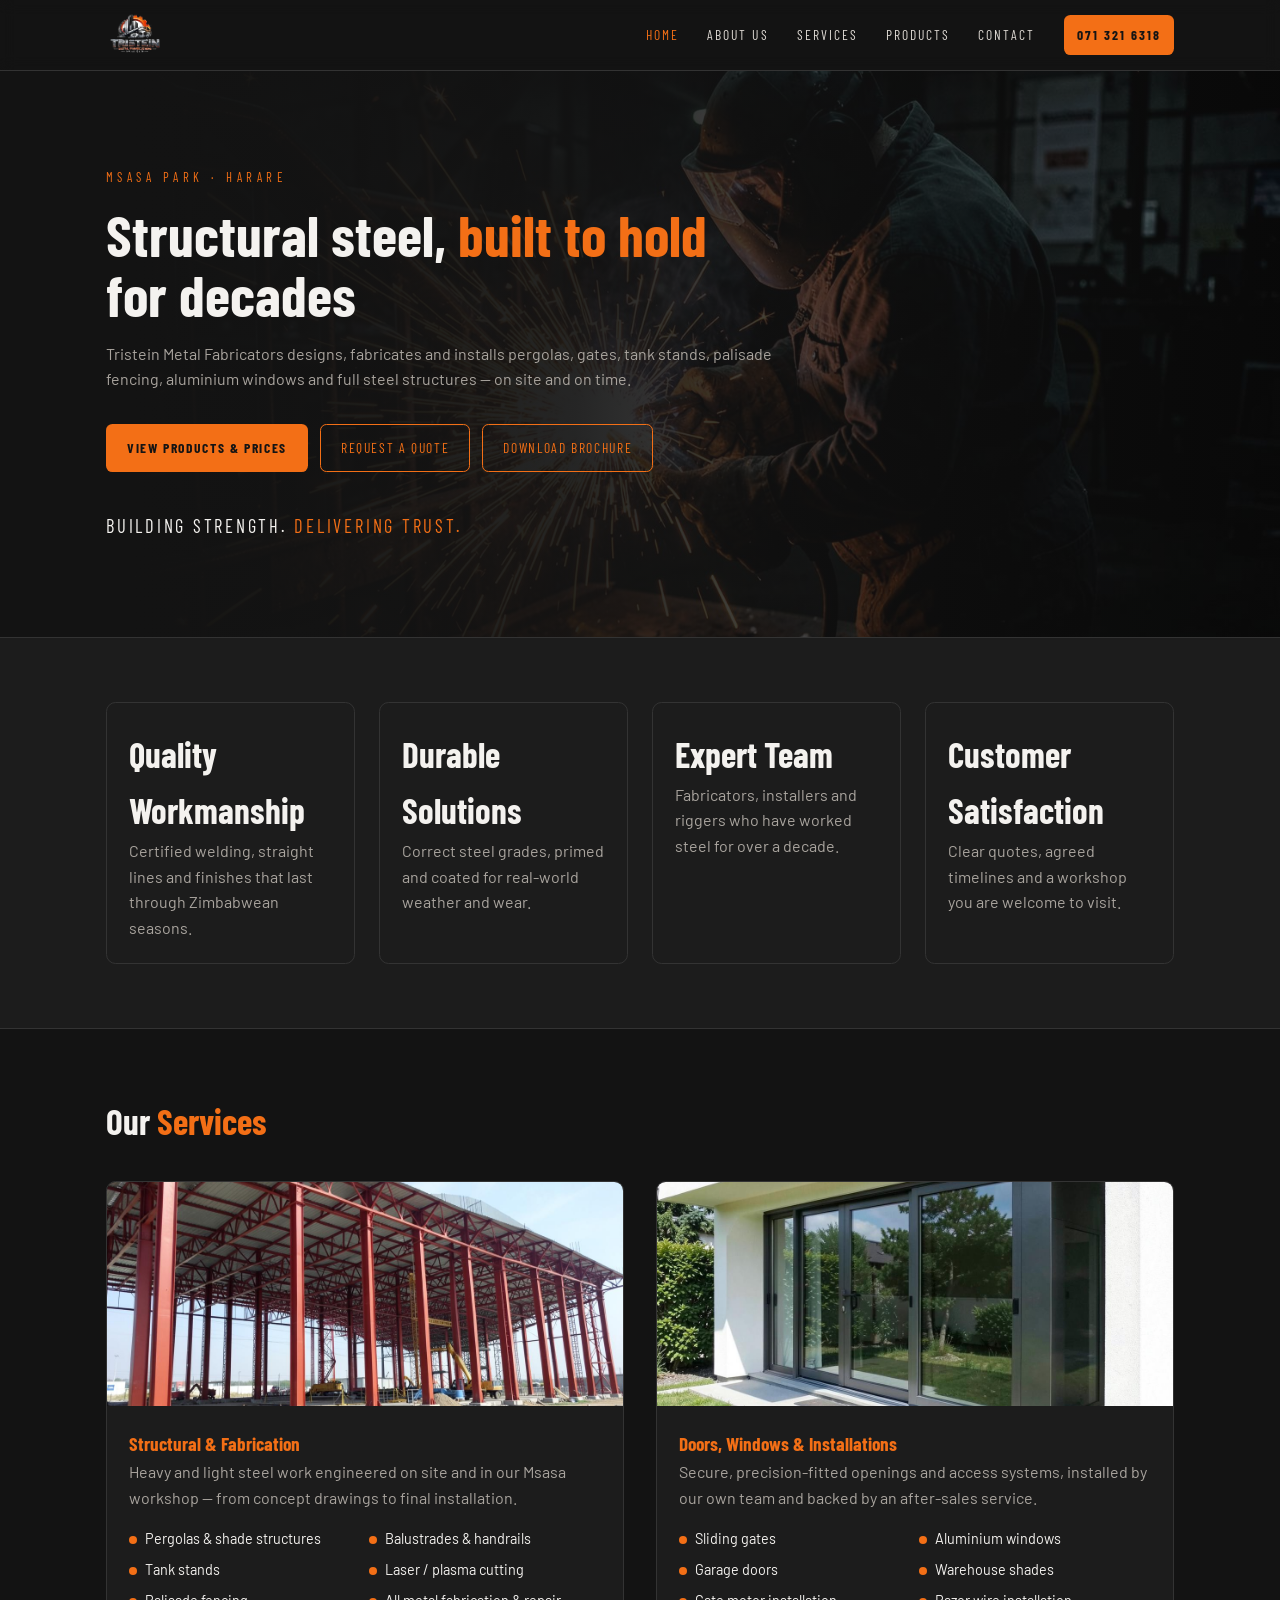
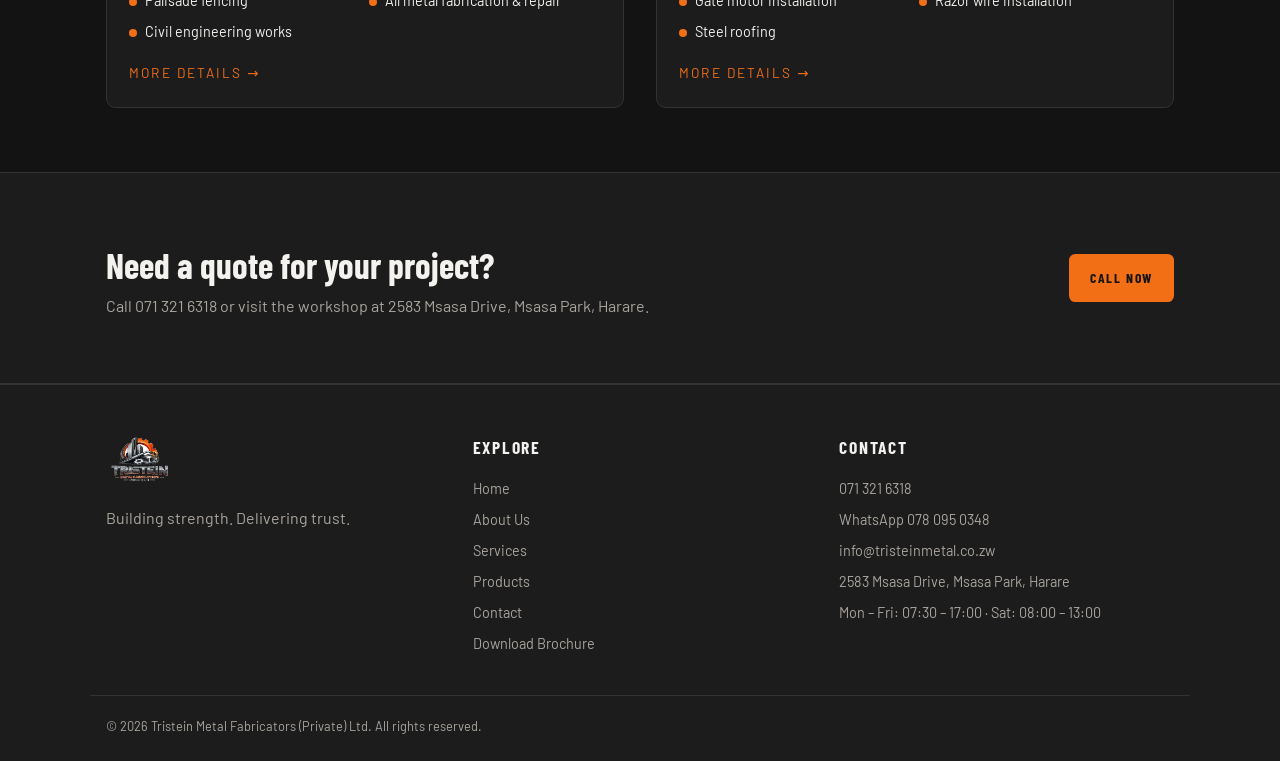
<file: index.html>
<!DOCTYPE html>
<html lang="en">
<head>
<meta charset="utf-8">
<meta name="viewport" content="width=device-width, initial-scale=1">
<title>Tristein Metal Fabricators | Steel Fabrication in Harare</title>
<meta name="description" content="Tristein Metal Fabricators builds gates, pergolas, tank stands, aluminium windows and steel structures in Msasa Park, Harare.">
<meta property="og:title" content="Tristein Metal Fabricators | Steel Fabrication in Harare">
<meta property="og:description" content="Tristein Metal Fabricators builds gates, pergolas, tank stands, aluminium windows and steel structures in Msasa Park, Harare.">
<meta property="og:type" content="website">
<meta name="twitter:card" content="summary_large_image">
<link rel="icon" href="images/favicon.png">
<link rel="preconnect" href="https://fonts.googleapis.com">
<link rel="preconnect" href="https://fonts.gstatic.com" crossorigin>
<link href="https://fonts.googleapis.com/css2?family=Barlow+Condensed:wght@600;700&family=Barlow:wght@400;500;600&display=swap" rel="stylesheet">
<link rel="stylesheet" href="styles.css">
</head>
<body>
<header class="site-header">
  <div class="wrap header-inner">
    <a class="brand" href="index.html"><img src="images/logo.png" alt="Tristein Metal Fabricators (Private) Ltd logo" width="270" height="210"></a>
    <nav class="desktop-nav"><a href="index.html" class="active">Home</a><a href="about.html" class="">About Us</a><a href="services.html" class="">Services</a><a href="products.html" class="">Products</a><a href="contact.html" class="">Contact</a><a class="btn btn-primary phone-btn" href="tel:0713216318">071 321 6318</a></nav>
    <button class="menu-btn" id="menuBtn" aria-label="Toggle menu" aria-expanded="false">☰</button>
  </div>
  <nav class="mobile-nav" id="mobileNav"><a href="index.html" class="active">Home</a><a href="about.html" class="">About Us</a><a href="services.html" class="">Services</a><a href="products.html" class="">Products</a><a href="contact.html" class="">Contact</a><a class="btn btn-primary" href="tel:0713216318">Call 071 321 6318</a></nav>
</header>
<main>

<section class="hero">
  <img class="hero-bg" src="images/hero.jpg" alt="Welder fabricating a steel frame in the Tristein workshop">
  <div class="hero-overlay"></div>
  <div class="wrap hero-content">
    <p class="eyebrow">Msasa Park · Harare</p>
    <h1>Structural steel, <span class="accent">built to hold</span> for decades</h1>
    <p class="lead">Tristein Metal Fabricators designs, fabricates and installs pergolas, gates, tank stands, palisade fencing, aluminium windows and full steel structures — on site and on time.</p>
    <div class="btn-row">
      <a class="btn btn-primary" href="products.html">View products &amp; prices</a>
      <a class="btn btn-outline" href="contact.html">Request a quote</a>
      <a class="btn btn-outline" href="tristein-metal-fabricators-brochure.pdf" download>Download brochure</a>
    </div>
    <p class="tagline">Building strength. <span class="accent">Delivering trust.</span></p>
  </div>
</section>
<section class="section alt"><div class="wrap grid-4"><div class="card pad"><h2>Quality Workmanship</h2><p class="muted">Certified welding, straight lines and finishes that last through Zimbabwean seasons.</p></div><div class="card pad"><h2>Durable Solutions</h2><p class="muted">Correct steel grades, primed and coated for real-world weather and wear.</p></div><div class="card pad"><h2>Expert Team</h2><p class="muted">Fabricators, installers and riggers who have worked steel for over a decade.</p></div><div class="card pad"><h2>Customer Satisfaction</h2><p class="muted">Clear quotes, agreed timelines and a workshop you are welcome to visit.</p></div></div></section>
<section class="section"><div class="wrap">
  <h2 class="section-title">Our <span class="accent">Services</span></h2>
  <div class="grid-2"><article class="card">
      <img src="images/structural.jpg" alt="Structural &amp; Fabrication" loading="lazy">
      <div class="pad">
        <h3 class="accent">Structural &amp; Fabrication</h3>
        <p class="muted">Heavy and light steel work engineered on site and in our Msasa workshop — from concept drawings to final installation.</p>
        <ul class="dots"><li>Pergolas &amp; shade structures</li><li>Balustrades &amp; handrails</li><li>Tank stands</li><li>Laser / plasma cutting</li><li>Palisade fencing</li><li>All metal fabrication &amp; repair</li><li>Civil engineering works</li></ul>
        <a class="link-arrow" href="services.html">More details →</a>
      </div>
    </article><article class="card">
      <img src="images/windows.jpg" alt="Doors, Windows &amp; Installations" loading="lazy">
      <div class="pad">
        <h3 class="accent">Doors, Windows &amp; Installations</h3>
        <p class="muted">Secure, precision-fitted openings and access systems, installed by our own team and backed by an after-sales service.</p>
        <ul class="dots"><li>Sliding gates</li><li>Aluminium windows</li><li>Garage doors</li><li>Warehouse shades</li><li>Gate motor installation</li><li>Razor wire installation</li><li>Steel roofing</li></ul>
        <a class="link-arrow" href="services.html">More details →</a>
      </div>
    </article></div>
</div></section>
<section class="section alt"><div class="wrap cta">
  <div><h2>Need a quote for your project?</h2><p class="muted">Call 071 321 6318 or visit the workshop at 2583 Msasa Drive, Msasa Park, Harare.</p></div>
  <a class="btn btn-primary" href="tel:0713216318">Call now</a>
</div></section>

</main>
<footer class="site-footer">
  <div class="wrap footer-grid">
    <div>
      <img src="images/logo.png" alt="Tristein Metal Fabricators (Private) Ltd logo" class="footer-logo" width="270" height="210">
      <p class="muted">Building strength. Delivering trust.</p>
    </div>
    <div>
      <h2>Explore</h2>
      <ul class="plain"><li><a href="index.html">Home</a></li><li><a href="about.html">About Us</a></li><li><a href="services.html">Services</a></li><li><a href="products.html">Products</a></li><li><a href="contact.html">Contact</a></li>
        <li><a href="tristein-metal-fabricators-brochure.pdf" download>Download Brochure</a></li>
      </ul>
    </div>
    <div>
      <h2>Contact</h2>
      <ul class="plain">
        <li><a href="tel:0713216318">071 321 6318</a></li>
        <li><a href="https://wa.me/263780950348">WhatsApp 078 095 0348</a></li>
        <li><a href="mailto:info@tristeinmetal.co.zw">info@tristeinmetal.co.zw</a></li>
        <li>2583 Msasa Drive, Msasa Park, Harare</li>
        <li>Mon – Fri: 07:30 – 17:00 · Sat: 08:00 – 13:00</li>
      </ul>
    </div>
  </div>
  <div class="wrap copyright">© <span id="year"></span> Tristein Metal Fabricators (Private) Ltd. All rights reserved.</div>
</footer>
<script src="script.js"></script>
</body>
</html>
</file>
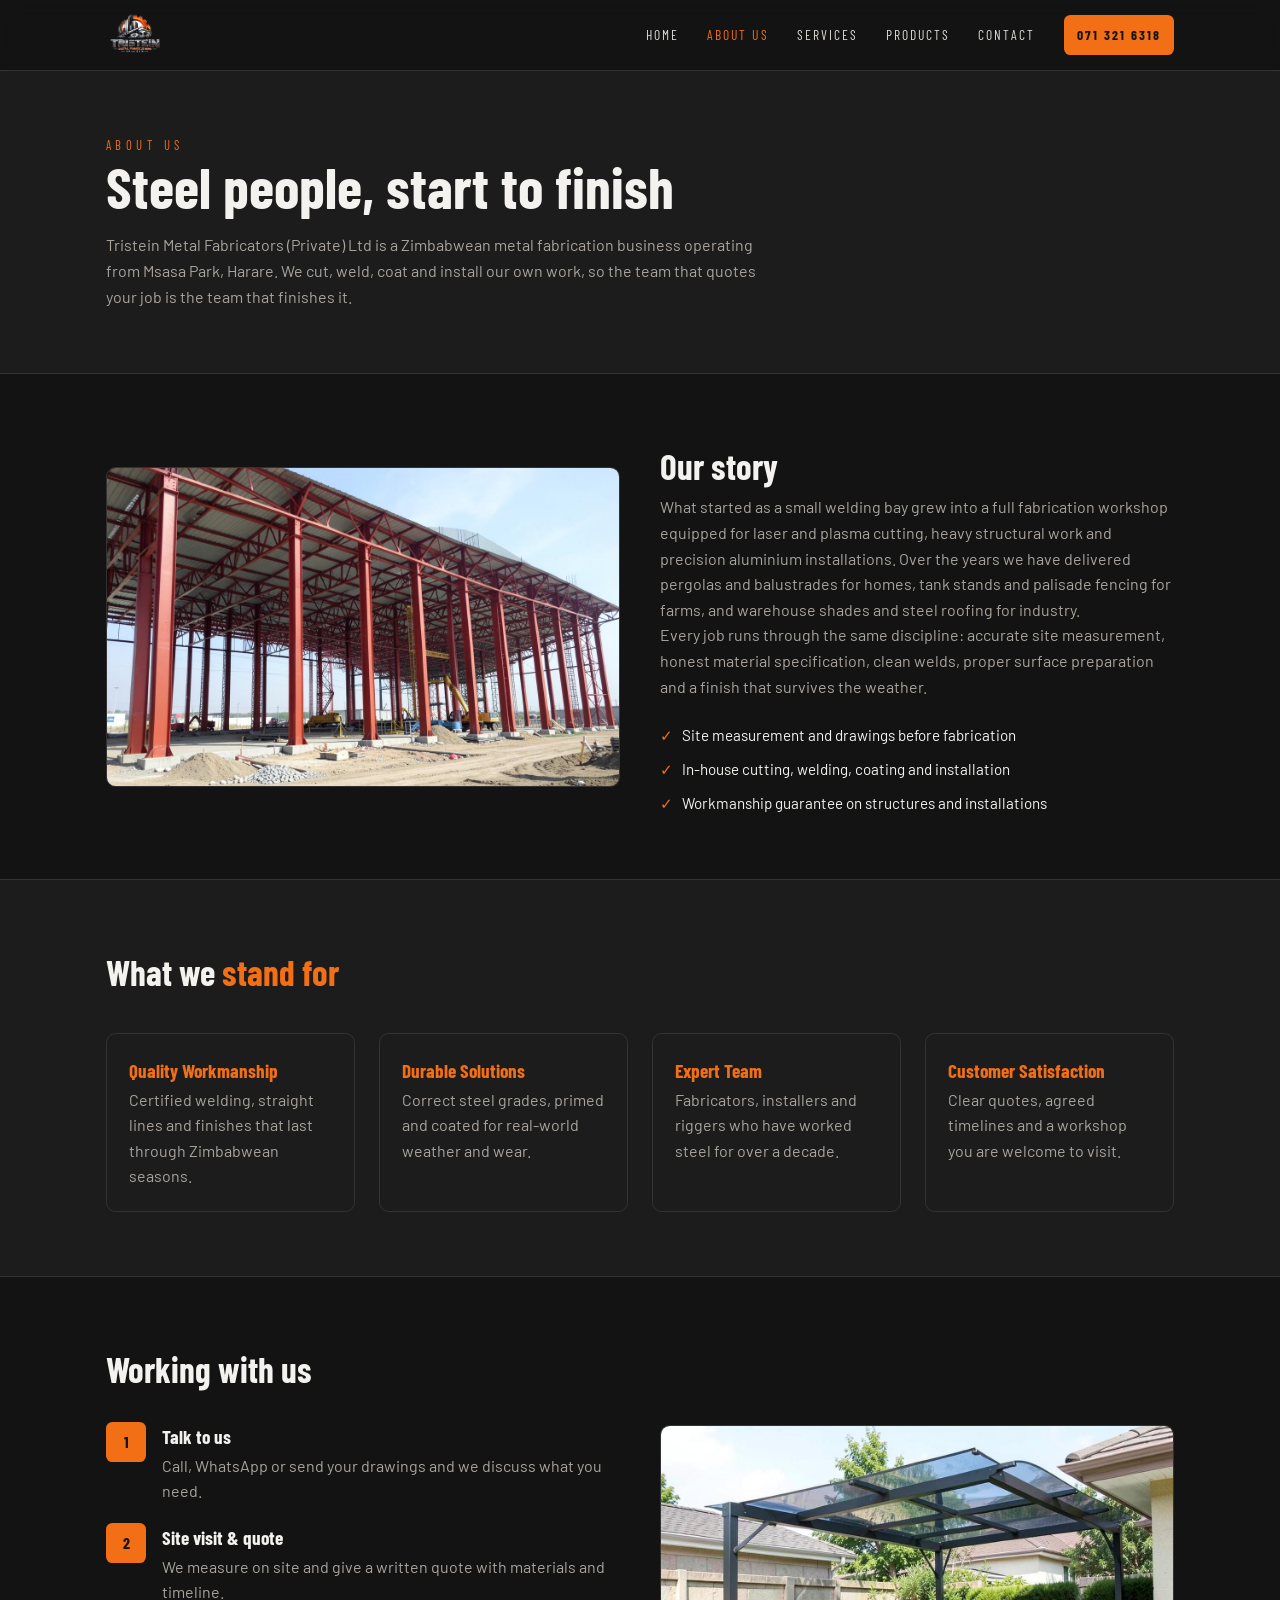
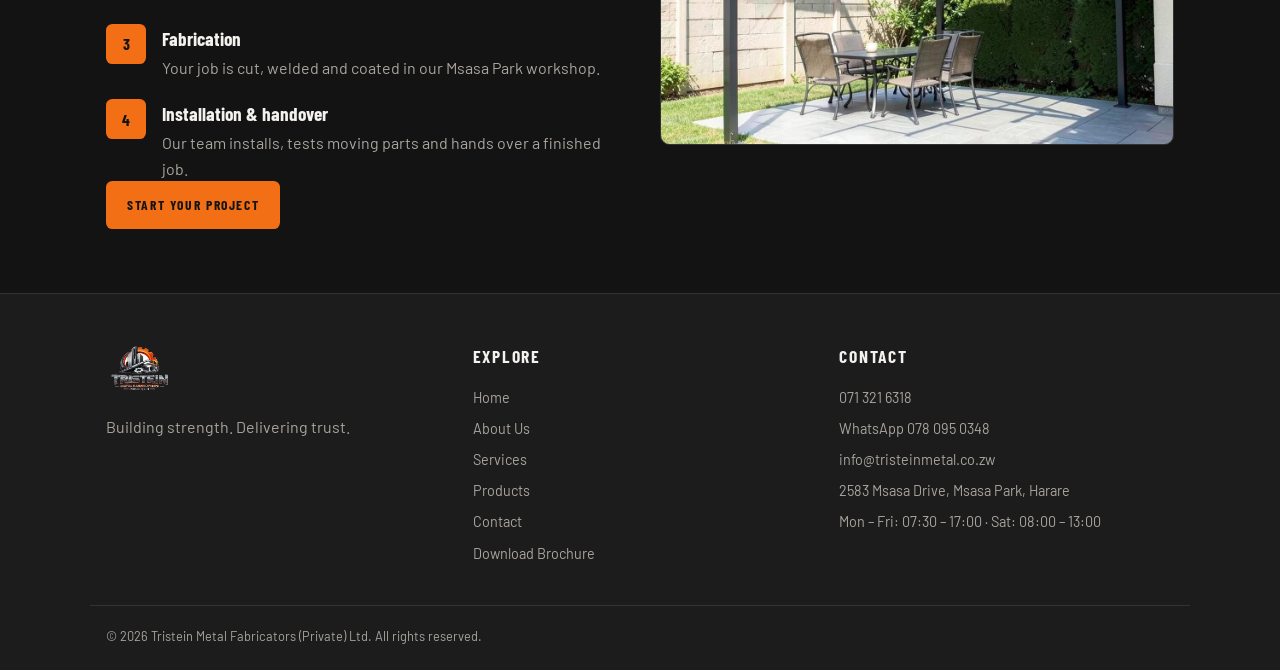
<file: about.html>
<!DOCTYPE html>
<html lang="en">
<head>
<meta charset="utf-8">
<meta name="viewport" content="width=device-width, initial-scale=1">
<title>About Us | Tristein Metal Fabricators</title>
<meta name="description" content="Meet Tristein Metal Fabricators — a Harare-based steel fabrication and installation team serving homes, farms and industry.">
<meta property="og:title" content="About Us | Tristein Metal Fabricators">
<meta property="og:description" content="Meet Tristein Metal Fabricators — a Harare-based steel fabrication and installation team serving homes, farms and industry.">
<meta property="og:type" content="website">
<meta name="twitter:card" content="summary_large_image">
<link rel="icon" href="images/favicon.png">
<link rel="preconnect" href="https://fonts.googleapis.com">
<link rel="preconnect" href="https://fonts.gstatic.com" crossorigin>
<link href="https://fonts.googleapis.com/css2?family=Barlow+Condensed:wght@600;700&family=Barlow:wght@400;500;600&display=swap" rel="stylesheet">
<link rel="stylesheet" href="styles.css">
</head>
<body>
<header class="site-header">
  <div class="wrap header-inner">
    <a class="brand" href="index.html"><img src="images/logo.png" alt="Tristein Metal Fabricators (Private) Ltd logo" width="270" height="210"></a>
    <nav class="desktop-nav"><a href="index.html" class="">Home</a><a href="about.html" class="active">About Us</a><a href="services.html" class="">Services</a><a href="products.html" class="">Products</a><a href="contact.html" class="">Contact</a><a class="btn btn-primary phone-btn" href="tel:0713216318">071 321 6318</a></nav>
    <button class="menu-btn" id="menuBtn" aria-label="Toggle menu" aria-expanded="false">☰</button>
  </div>
  <nav class="mobile-nav" id="mobileNav"><a href="index.html" class="">Home</a><a href="about.html" class="active">About Us</a><a href="services.html" class="">Services</a><a href="products.html" class="">Products</a><a href="contact.html" class="">Contact</a><a class="btn btn-primary" href="tel:0713216318">Call 071 321 6318</a></nav>
</header>
<main>

<section class="page-head"><div class="wrap">
  <p class="eyebrow">About us</p>
  <h1>Steel people, start to finish</h1>
  <p class="lead">Tristein Metal Fabricators (Private) Ltd is a Zimbabwean metal fabrication business operating from Msasa Park, Harare. We cut, weld, coat and install our own work, so the team that quotes your job is the team that finishes it.</p>
</div></section>
<section class="section"><div class="wrap split">
  <img class="card cover-lg" src="images/structural.jpg" alt="Steel warehouse structure under construction" loading="lazy">
  <div>
    <h2>Our story</h2>
    <p class="muted">What started as a small welding bay grew into a full fabrication workshop equipped for laser and plasma cutting, heavy structural work and precision aluminium installations. Over the years we have delivered pergolas and balustrades for homes, tank stands and palisade fencing for farms, and warehouse shades and steel roofing for industry.</p>
    <p class="muted">Every job runs through the same discipline: accurate site measurement, honest material specification, clean welds, proper surface preparation and a finish that survives the weather.</p>
    <ul class="ticks">
      <li>Site measurement and drawings before fabrication</li>
      <li>In-house cutting, welding, coating and installation</li>
      <li>Workmanship guarantee on structures and installations</li>
    </ul>
  </div>
</div></section>
<section class="section alt"><div class="wrap">
  <h2 class="section-title">What we <span class="accent">stand for</span></h2>
  <div class="grid-4"><div class="card pad"><h3 class="accent">Quality Workmanship</h3><p class="muted">Certified welding, straight lines and finishes that last through Zimbabwean seasons.</p></div><div class="card pad"><h3 class="accent">Durable Solutions</h3><p class="muted">Correct steel grades, primed and coated for real-world weather and wear.</p></div><div class="card pad"><h3 class="accent">Expert Team</h3><p class="muted">Fabricators, installers and riggers who have worked steel for over a decade.</p></div><div class="card pad"><h3 class="accent">Customer Satisfaction</h3><p class="muted">Clear quotes, agreed timelines and a workshop you are welcome to visit.</p></div></div>
</div></section>
<section class="section"><div class="wrap split">
  <div>
    <h2>Working with us</h2>
    <ol class="steps"><li><span class="step-num">1</span><div><h3>Talk to us</h3><p class="muted">Call, WhatsApp or send your drawings and we discuss what you need.</p></div></li><li><span class="step-num">2</span><div><h3>Site visit &amp; quote</h3><p class="muted">We measure on site and give a written quote with materials and timeline.</p></div></li><li><span class="step-num">3</span><div><h3>Fabrication</h3><p class="muted">Your job is cut, welded and coated in our Msasa Park workshop.</p></div></li><li><span class="step-num">4</span><div><h3>Installation &amp; handover</h3><p class="muted">Our team installs, tests moving parts and hands over a finished job.</p></div></li></ol>
    <a class="btn btn-primary" href="contact.html">Start your project</a>
  </div>
  <img class="card cover-lg" src="images/pergola.jpg" alt="Completed steel pergola over a patio" loading="lazy">
</div></section>

</main>
<footer class="site-footer">
  <div class="wrap footer-grid">
    <div>
      <img src="images/logo.png" alt="Tristein Metal Fabricators (Private) Ltd logo" class="footer-logo" width="270" height="210">
      <p class="muted">Building strength. Delivering trust.</p>
    </div>
    <div>
      <h2>Explore</h2>
      <ul class="plain"><li><a href="index.html">Home</a></li><li><a href="about.html">About Us</a></li><li><a href="services.html">Services</a></li><li><a href="products.html">Products</a></li><li><a href="contact.html">Contact</a></li>
        <li><a href="tristein-metal-fabricators-brochure.pdf" download>Download Brochure</a></li>
      </ul>
    </div>
    <div>
      <h2>Contact</h2>
      <ul class="plain">
        <li><a href="tel:0713216318">071 321 6318</a></li>
        <li><a href="https://wa.me/263780950348">WhatsApp 078 095 0348</a></li>
        <li><a href="mailto:info@tristeinmetal.co.zw">info@tristeinmetal.co.zw</a></li>
        <li>2583 Msasa Drive, Msasa Park, Harare</li>
        <li>Mon – Fri: 07:30 – 17:00 · Sat: 08:00 – 13:00</li>
      </ul>
    </div>
  </div>
  <div class="wrap copyright">© <span id="year"></span> Tristein Metal Fabricators (Private) Ltd. All rights reserved.</div>
</footer>
<script src="script.js"></script>
</body>
</html>
</file>
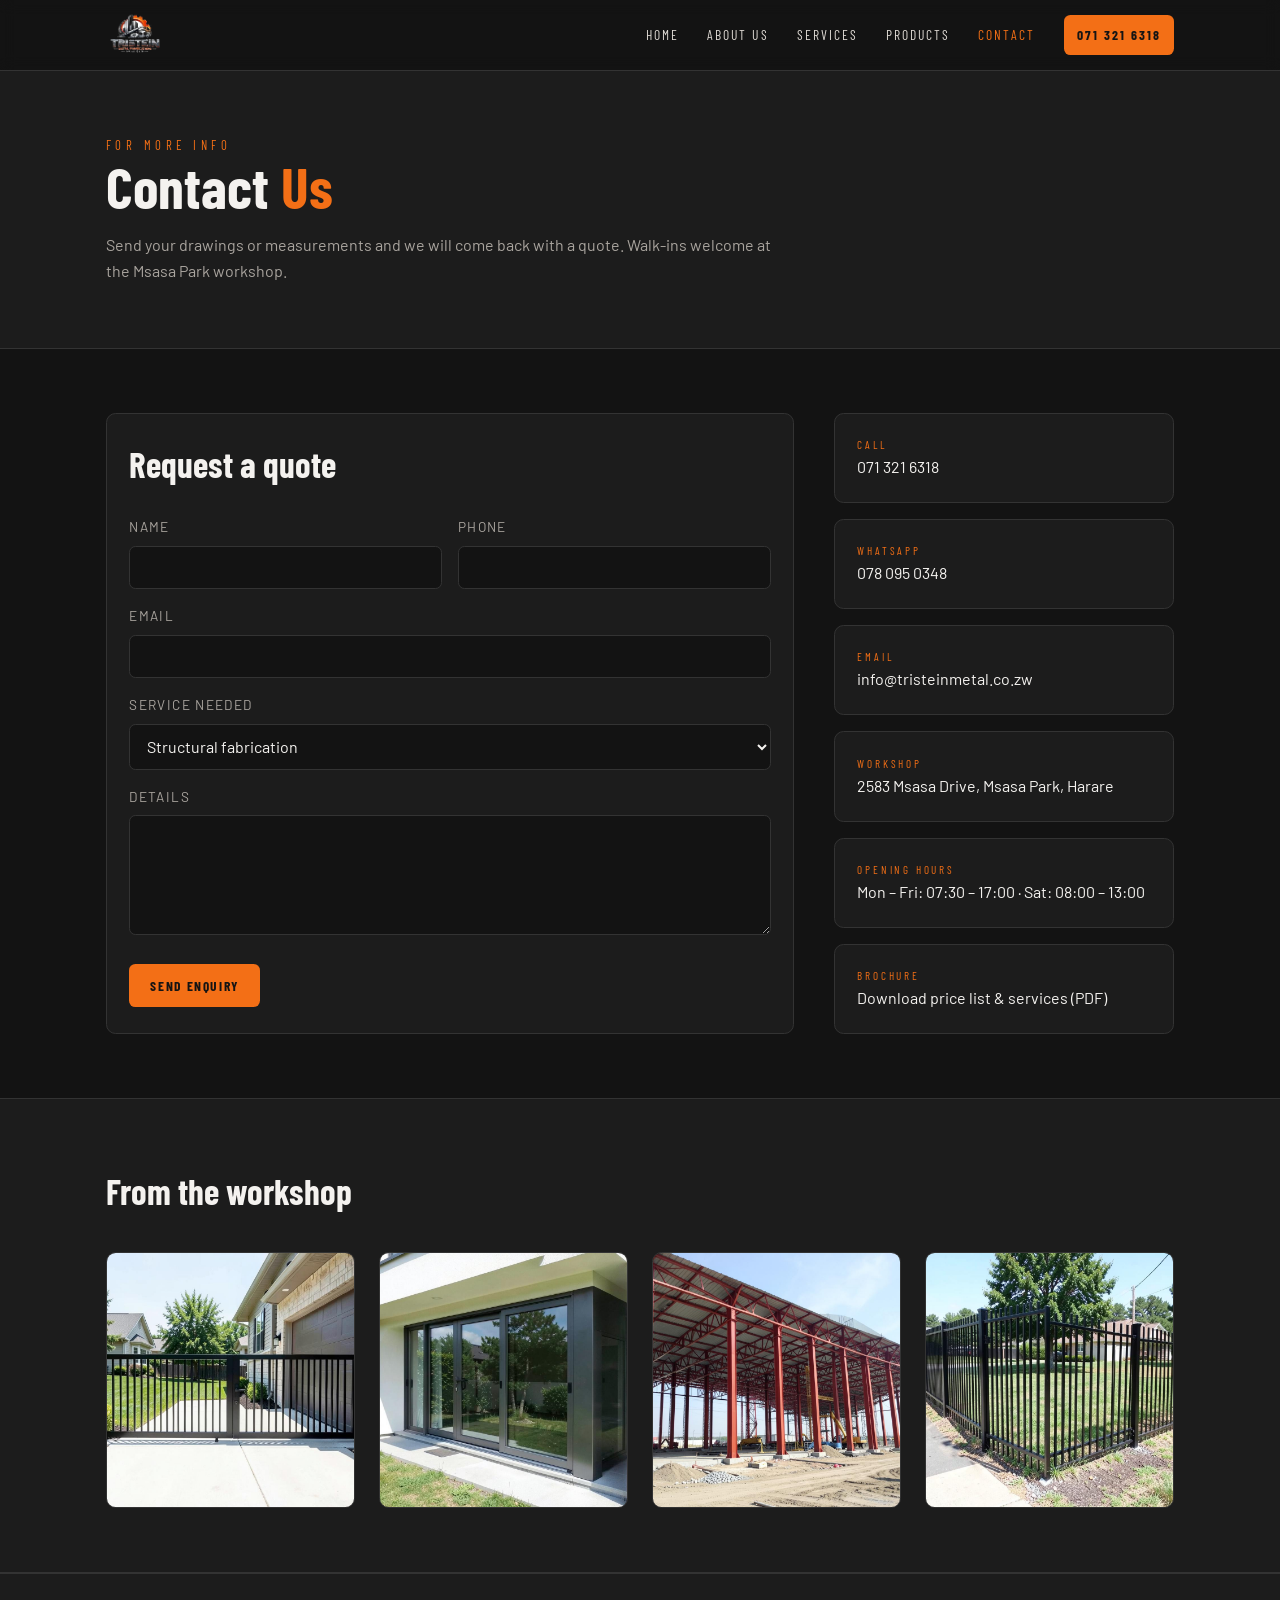
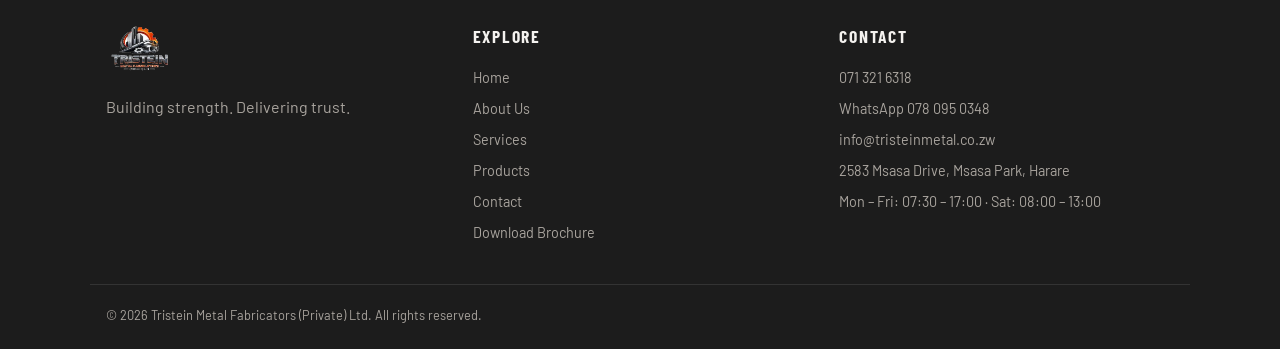
<file: contact.html>
<!DOCTYPE html>
<html lang="en">
<head>
<meta charset="utf-8">
<meta name="viewport" content="width=device-width, initial-scale=1">
<title>Contact Us | Tristein Metal Fabricators, Msasa Park</title>
<meta name="description" content="Call 071 321 6318 or WhatsApp 078 095 0348. Visit our workshop at 2583 Msasa Drive, Msasa Park, Harare for a steel fabrication quote.">
<meta property="og:title" content="Contact Us | Tristein Metal Fabricators, Msasa Park">
<meta property="og:description" content="Call 071 321 6318 or WhatsApp 078 095 0348. Visit our workshop at 2583 Msasa Drive, Msasa Park, Harare for a steel fabrication quote.">
<meta property="og:type" content="website">
<meta name="twitter:card" content="summary_large_image">
<link rel="icon" href="images/favicon.png">
<link rel="preconnect" href="https://fonts.googleapis.com">
<link rel="preconnect" href="https://fonts.gstatic.com" crossorigin>
<link href="https://fonts.googleapis.com/css2?family=Barlow+Condensed:wght@600;700&family=Barlow:wght@400;500;600&display=swap" rel="stylesheet">
<link rel="stylesheet" href="styles.css">
</head>
<body>
<header class="site-header">
  <div class="wrap header-inner">
    <a class="brand" href="index.html"><img src="images/logo.png" alt="Tristein Metal Fabricators (Private) Ltd logo" width="270" height="210"></a>
    <nav class="desktop-nav"><a href="index.html" class="">Home</a><a href="about.html" class="">About Us</a><a href="services.html" class="">Services</a><a href="products.html" class="">Products</a><a href="contact.html" class="active">Contact</a><a class="btn btn-primary phone-btn" href="tel:0713216318">071 321 6318</a></nav>
    <button class="menu-btn" id="menuBtn" aria-label="Toggle menu" aria-expanded="false">☰</button>
  </div>
  <nav class="mobile-nav" id="mobileNav"><a href="index.html" class="">Home</a><a href="about.html" class="">About Us</a><a href="services.html" class="">Services</a><a href="products.html" class="">Products</a><a href="contact.html" class="active">Contact</a><a class="btn btn-primary" href="tel:0713216318">Call 071 321 6318</a></nav>
</header>
<main>

<section class="page-head"><div class="wrap">
  <p class="eyebrow">For more info</p>
  <h1>Contact <span class="accent">Us</span></h1>
  <p class="lead">Send your drawings or measurements and we will come back with a quote. Walk-ins welcome at the Msasa Park workshop.</p>
</div></section>
<section class="section"><div class="wrap contact-grid">
  <form class="card pad" id="quoteForm">
    <h2>Request a quote</h2>
    <div class="form-grid">
      <label>Name<input required name="name"></label>
      <label>Phone<input required name="phone"></label>
      <label class="full">Email<input type="email" name="email"></label>
      <label class="full">Service needed<select name="service"><option>Structural fabrication</option><option>Gates &amp; gate motors</option><option>Aluminium windows &amp; doors</option><option>Garage doors</option><option>Pergolas &amp; shades</option><option>Tank stands</option><option>Fencing &amp; razor wire</option><option>Other</option></select></label>
      <label class="full">Details<textarea required name="message" rows="5"></textarea></label>
    </div>
    <button class="btn btn-primary" type="submit">Send enquiry</button>
    <p class="form-note" id="formNote" hidden>Thank you — we'll get back to you shortly.</p>
  </form>
  <aside class="info-col">
    <div class="card pad info">
  <p class="eyebrow small">Call</p><a href="tel:0713216318">071 321 6318</a></div><div class="card pad info">
  <p class="eyebrow small">WhatsApp</p><a href="https://wa.me/263780950348">078 095 0348</a></div><div class="card pad info">
  <p class="eyebrow small">Email</p><a href="mailto:info@tristeinmetal.co.zw">info@tristeinmetal.co.zw</a></div><div class="card pad info">
  <p class="eyebrow small">Workshop</p><p>2583 Msasa Drive, Msasa Park, Harare</p></div><div class="card pad info">
  <p class="eyebrow small">Opening hours</p><p>Mon – Fri: 07:30 – 17:00 · Sat: 08:00 – 13:00</p></div>
    <a class="card pad info" href="tristein-metal-fabricators-brochure.pdf" download>
      <p class="eyebrow small">Brochure</p><p>Download price list &amp; services (PDF)</p></a>
  </aside>
</div></section>
<section class="section alt"><div class="wrap">
  <h2 class="section-title">From the workshop</h2>
  <div class="grid-4"><img class="card cover" src="images/gate.jpg" alt="Steel sliding gate" loading="lazy"><img class="card cover" src="images/windows.jpg" alt="Aluminium sliding doors and windows" loading="lazy"><img class="card cover" src="images/structural.jpg" alt="Structural steel warehouse frame" loading="lazy"><img class="card cover" src="images/palisade.jpg" alt="Palisade security fencing" loading="lazy"></div>
</div></section>

</main>
<footer class="site-footer">
  <div class="wrap footer-grid">
    <div>
      <img src="images/logo.png" alt="Tristein Metal Fabricators (Private) Ltd logo" class="footer-logo" width="270" height="210">
      <p class="muted">Building strength. Delivering trust.</p>
    </div>
    <div>
      <h2>Explore</h2>
      <ul class="plain"><li><a href="index.html">Home</a></li><li><a href="about.html">About Us</a></li><li><a href="services.html">Services</a></li><li><a href="products.html">Products</a></li><li><a href="contact.html">Contact</a></li>
        <li><a href="tristein-metal-fabricators-brochure.pdf" download>Download Brochure</a></li>
      </ul>
    </div>
    <div>
      <h2>Contact</h2>
      <ul class="plain">
        <li><a href="tel:0713216318">071 321 6318</a></li>
        <li><a href="https://wa.me/263780950348">WhatsApp 078 095 0348</a></li>
        <li><a href="mailto:info@tristeinmetal.co.zw">info@tristeinmetal.co.zw</a></li>
        <li>2583 Msasa Drive, Msasa Park, Harare</li>
        <li>Mon – Fri: 07:30 – 17:00 · Sat: 08:00 – 13:00</li>
      </ul>
    </div>
  </div>
  <div class="wrap copyright">© <span id="year"></span> Tristein Metal Fabricators (Private) Ltd. All rights reserved.</div>
</footer>
<script src="script.js"></script>
</body>
</html>
</file>
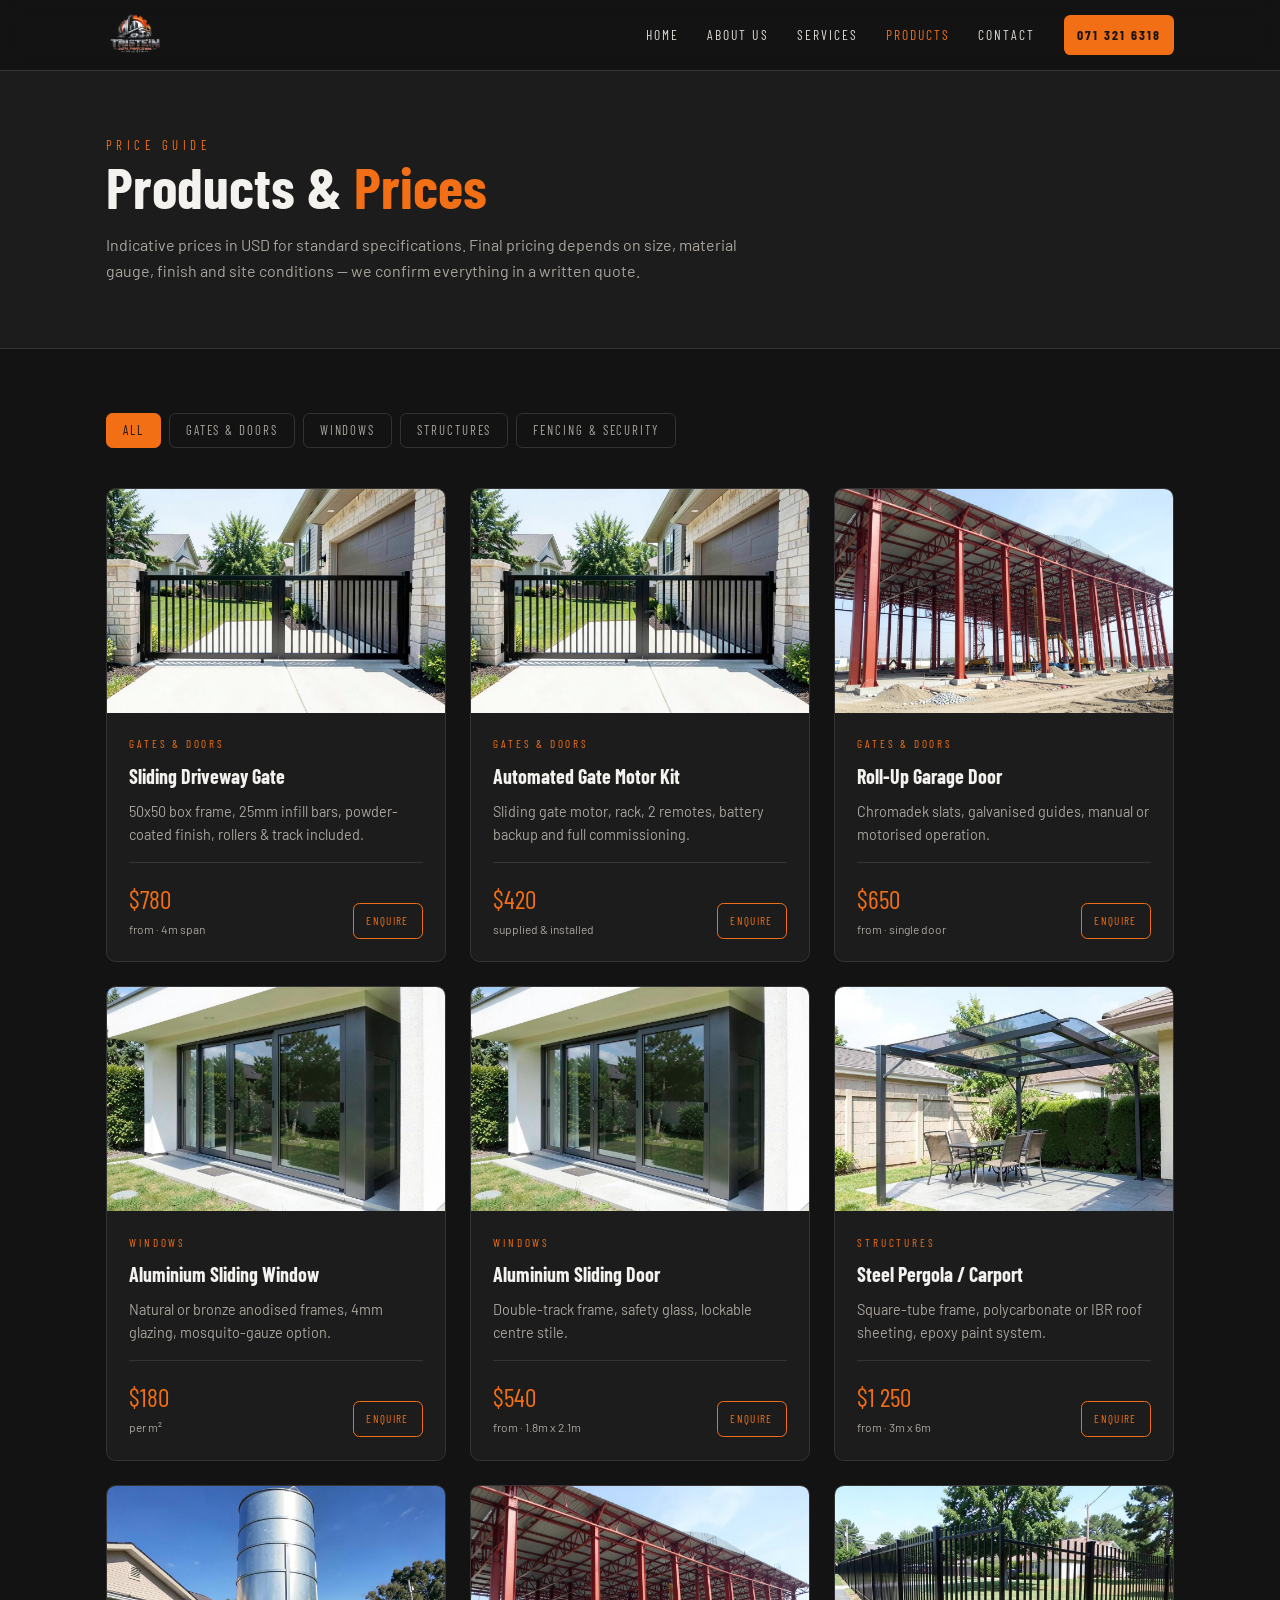
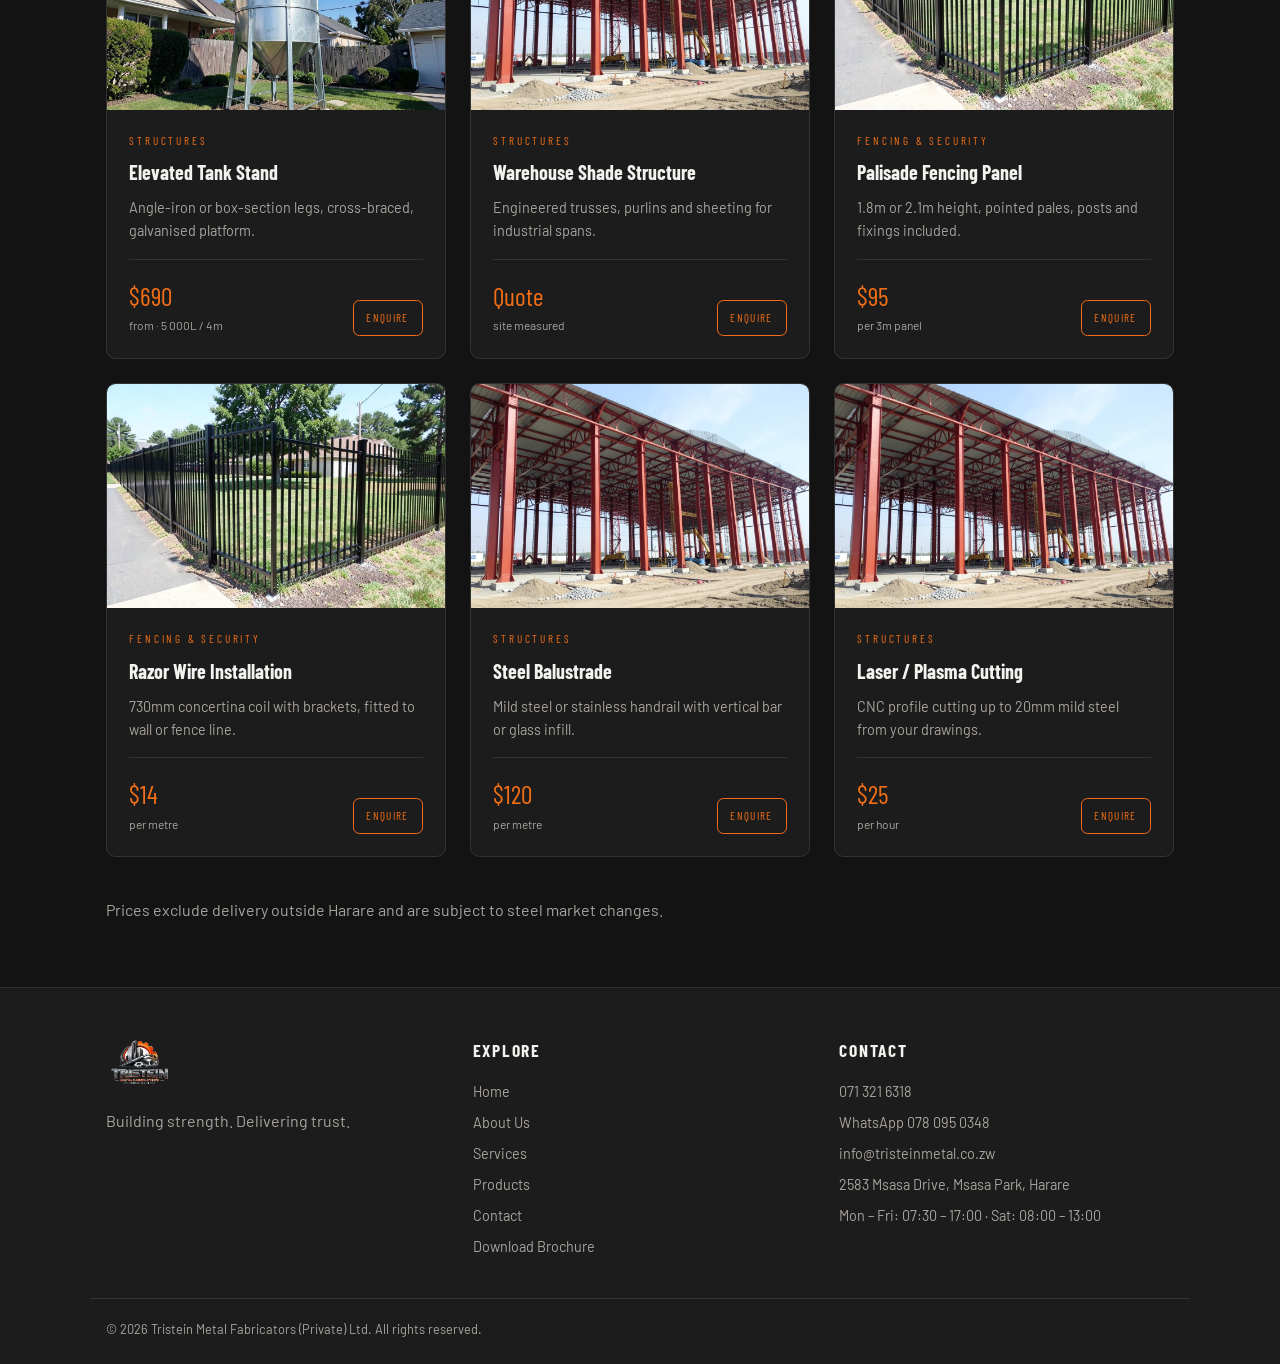
<file: products.html>
<!DOCTYPE html>
<html lang="en">
<head>
<meta charset="utf-8">
<meta name="viewport" content="width=device-width, initial-scale=1">
<title>Products &amp; Prices | Tristein Metal Fabricators</title>
<meta name="description" content="Prices for sliding gates, gate motors, garage doors, aluminium windows, pergolas, tank stands, palisade fencing and razor wire in Harare.">
<meta property="og:title" content="Products &amp; Prices | Tristein Metal Fabricators">
<meta property="og:description" content="Prices for sliding gates, gate motors, garage doors, aluminium windows, pergolas, tank stands, palisade fencing and razor wire in Harare.">
<meta property="og:type" content="website">
<meta name="twitter:card" content="summary_large_image">
<link rel="icon" href="images/favicon.png">
<link rel="preconnect" href="https://fonts.googleapis.com">
<link rel="preconnect" href="https://fonts.gstatic.com" crossorigin>
<link href="https://fonts.googleapis.com/css2?family=Barlow+Condensed:wght@600;700&family=Barlow:wght@400;500;600&display=swap" rel="stylesheet">
<link rel="stylesheet" href="styles.css">
</head>
<body>
<header class="site-header">
  <div class="wrap header-inner">
    <a class="brand" href="index.html"><img src="images/logo.png" alt="Tristein Metal Fabricators (Private) Ltd logo" width="270" height="210"></a>
    <nav class="desktop-nav"><a href="index.html" class="">Home</a><a href="about.html" class="">About Us</a><a href="services.html" class="">Services</a><a href="products.html" class="active">Products</a><a href="contact.html" class="">Contact</a><a class="btn btn-primary phone-btn" href="tel:0713216318">071 321 6318</a></nav>
    <button class="menu-btn" id="menuBtn" aria-label="Toggle menu" aria-expanded="false">☰</button>
  </div>
  <nav class="mobile-nav" id="mobileNav"><a href="index.html" class="">Home</a><a href="about.html" class="">About Us</a><a href="services.html" class="">Services</a><a href="products.html" class="active">Products</a><a href="contact.html" class="">Contact</a><a class="btn btn-primary" href="tel:0713216318">Call 071 321 6318</a></nav>
</header>
<main>

<section class="page-head"><div class="wrap">
  <p class="eyebrow">Price guide</p>
  <h1>Products &amp; <span class="accent">Prices</span></h1>
  <p class="lead">Indicative prices in USD for standard specifications. Final pricing depends on size, material gauge, finish and site conditions — we confirm everything in a written quote.</p>
</div></section>
<section class="section"><div class="wrap">
  <div class="filters"><button class="filter active" data-cat="All">All</button><button class="filter" data-cat="Gates & Doors">Gates &amp; Doors</button><button class="filter" data-cat="Windows">Windows</button><button class="filter" data-cat="Structures">Structures</button><button class="filter" data-cat="Fencing & Security">Fencing &amp; Security</button></div>
  <div class="grid-3" id="productGrid"><article class="card product" data-cat="Gates & Doors">
  <img src="images/gate.jpg" alt="Sliding Driveway Gate" loading="lazy">
  <div class="pad product-body">
    <span class="eyebrow small">Gates &amp; Doors</span>
    <h2>Sliding Driveway Gate</h2>
    <p class="muted grow">50x50 box frame, 25mm infill bars, powder-coated finish, rollers &amp; track included.</p>
    <div class="price-row">
      <div><p class="price">$780</p><p class="unit">from · 4m span</p></div>
      <a class="btn btn-ghost" href="contact.html">Enquire</a>
    </div>
  </div>
</article><article class="card product" data-cat="Gates & Doors">
  <img src="images/gate.jpg" alt="Automated Gate Motor Kit" loading="lazy">
  <div class="pad product-body">
    <span class="eyebrow small">Gates &amp; Doors</span>
    <h2>Automated Gate Motor Kit</h2>
    <p class="muted grow">Sliding gate motor, rack, 2 remotes, battery backup and full commissioning.</p>
    <div class="price-row">
      <div><p class="price">$420</p><p class="unit">supplied &amp; installed</p></div>
      <a class="btn btn-ghost" href="contact.html">Enquire</a>
    </div>
  </div>
</article><article class="card product" data-cat="Gates & Doors">
  <img src="images/structural.jpg" alt="Roll-Up Garage Door" loading="lazy">
  <div class="pad product-body">
    <span class="eyebrow small">Gates &amp; Doors</span>
    <h2>Roll-Up Garage Door</h2>
    <p class="muted grow">Chromadek slats, galvanised guides, manual or motorised operation.</p>
    <div class="price-row">
      <div><p class="price">$650</p><p class="unit">from · single door</p></div>
      <a class="btn btn-ghost" href="contact.html">Enquire</a>
    </div>
  </div>
</article><article class="card product" data-cat="Windows">
  <img src="images/windows.jpg" alt="Aluminium Sliding Window" loading="lazy">
  <div class="pad product-body">
    <span class="eyebrow small">Windows</span>
    <h2>Aluminium Sliding Window</h2>
    <p class="muted grow">Natural or bronze anodised frames, 4mm glazing, mosquito-gauze option.</p>
    <div class="price-row">
      <div><p class="price">$180</p><p class="unit">per m²</p></div>
      <a class="btn btn-ghost" href="contact.html">Enquire</a>
    </div>
  </div>
</article><article class="card product" data-cat="Windows">
  <img src="images/windows.jpg" alt="Aluminium Sliding Door" loading="lazy">
  <div class="pad product-body">
    <span class="eyebrow small">Windows</span>
    <h2>Aluminium Sliding Door</h2>
    <p class="muted grow">Double-track frame, safety glass, lockable centre stile.</p>
    <div class="price-row">
      <div><p class="price">$540</p><p class="unit">from · 1.8m x 2.1m</p></div>
      <a class="btn btn-ghost" href="contact.html">Enquire</a>
    </div>
  </div>
</article><article class="card product" data-cat="Structures">
  <img src="images/pergola.jpg" alt="Steel Pergola / Carport" loading="lazy">
  <div class="pad product-body">
    <span class="eyebrow small">Structures</span>
    <h2>Steel Pergola / Carport</h2>
    <p class="muted grow">Square-tube frame, polycarbonate or IBR roof sheeting, epoxy paint system.</p>
    <div class="price-row">
      <div><p class="price">$1 250</p><p class="unit">from · 3m x 6m</p></div>
      <a class="btn btn-ghost" href="contact.html">Enquire</a>
    </div>
  </div>
</article><article class="card product" data-cat="Structures">
  <img src="images/tankstand.jpg" alt="Elevated Tank Stand" loading="lazy">
  <div class="pad product-body">
    <span class="eyebrow small">Structures</span>
    <h2>Elevated Tank Stand</h2>
    <p class="muted grow">Angle-iron or box-section legs, cross-braced, galvanised platform.</p>
    <div class="price-row">
      <div><p class="price">$690</p><p class="unit">from · 5 000L / 4m</p></div>
      <a class="btn btn-ghost" href="contact.html">Enquire</a>
    </div>
  </div>
</article><article class="card product" data-cat="Structures">
  <img src="images/structural.jpg" alt="Warehouse Shade Structure" loading="lazy">
  <div class="pad product-body">
    <span class="eyebrow small">Structures</span>
    <h2>Warehouse Shade Structure</h2>
    <p class="muted grow">Engineered trusses, purlins and sheeting for industrial spans.</p>
    <div class="price-row">
      <div><p class="price">Quote</p><p class="unit">site measured</p></div>
      <a class="btn btn-ghost" href="contact.html">Enquire</a>
    </div>
  </div>
</article><article class="card product" data-cat="Fencing & Security">
  <img src="images/palisade.jpg" alt="Palisade Fencing Panel" loading="lazy">
  <div class="pad product-body">
    <span class="eyebrow small">Fencing &amp; Security</span>
    <h2>Palisade Fencing Panel</h2>
    <p class="muted grow">1.8m or 2.1m height, pointed pales, posts and fixings included.</p>
    <div class="price-row">
      <div><p class="price">$95</p><p class="unit">per 3m panel</p></div>
      <a class="btn btn-ghost" href="contact.html">Enquire</a>
    </div>
  </div>
</article><article class="card product" data-cat="Fencing & Security">
  <img src="images/palisade.jpg" alt="Razor Wire Installation" loading="lazy">
  <div class="pad product-body">
    <span class="eyebrow small">Fencing &amp; Security</span>
    <h2>Razor Wire Installation</h2>
    <p class="muted grow">730mm concertina coil with brackets, fitted to wall or fence line.</p>
    <div class="price-row">
      <div><p class="price">$14</p><p class="unit">per metre</p></div>
      <a class="btn btn-ghost" href="contact.html">Enquire</a>
    </div>
  </div>
</article><article class="card product" data-cat="Structures">
  <img src="images/structural.jpg" alt="Steel Balustrade" loading="lazy">
  <div class="pad product-body">
    <span class="eyebrow small">Structures</span>
    <h2>Steel Balustrade</h2>
    <p class="muted grow">Mild steel or stainless handrail with vertical bar or glass infill.</p>
    <div class="price-row">
      <div><p class="price">$120</p><p class="unit">per metre</p></div>
      <a class="btn btn-ghost" href="contact.html">Enquire</a>
    </div>
  </div>
</article><article class="card product" data-cat="Structures">
  <img src="images/structural.jpg" alt="Laser / Plasma Cutting" loading="lazy">
  <div class="pad product-body">
    <span class="eyebrow small">Structures</span>
    <h2>Laser / Plasma Cutting</h2>
    <p class="muted grow">CNC profile cutting up to 20mm mild steel from your drawings.</p>
    <div class="price-row">
      <div><p class="price">$25</p><p class="unit">per hour</p></div>
      <a class="btn btn-ghost" href="contact.html">Enquire</a>
    </div>
  </div>
</article></div>
  <p class="muted" style="margin-top:2.5rem">Prices exclude delivery outside Harare and are subject to steel market changes.</p>
</div></section>

</main>
<footer class="site-footer">
  <div class="wrap footer-grid">
    <div>
      <img src="images/logo.png" alt="Tristein Metal Fabricators (Private) Ltd logo" class="footer-logo" width="270" height="210">
      <p class="muted">Building strength. Delivering trust.</p>
    </div>
    <div>
      <h2>Explore</h2>
      <ul class="plain"><li><a href="index.html">Home</a></li><li><a href="about.html">About Us</a></li><li><a href="services.html">Services</a></li><li><a href="products.html">Products</a></li><li><a href="contact.html">Contact</a></li>
        <li><a href="tristein-metal-fabricators-brochure.pdf" download>Download Brochure</a></li>
      </ul>
    </div>
    <div>
      <h2>Contact</h2>
      <ul class="plain">
        <li><a href="tel:0713216318">071 321 6318</a></li>
        <li><a href="https://wa.me/263780950348">WhatsApp 078 095 0348</a></li>
        <li><a href="mailto:info@tristeinmetal.co.zw">info@tristeinmetal.co.zw</a></li>
        <li>2583 Msasa Drive, Msasa Park, Harare</li>
        <li>Mon – Fri: 07:30 – 17:00 · Sat: 08:00 – 13:00</li>
      </ul>
    </div>
  </div>
  <div class="wrap copyright">© <span id="year"></span> Tristein Metal Fabricators (Private) Ltd. All rights reserved.</div>
</footer>
<script src="script.js"></script>
</body>
</html>
</file>
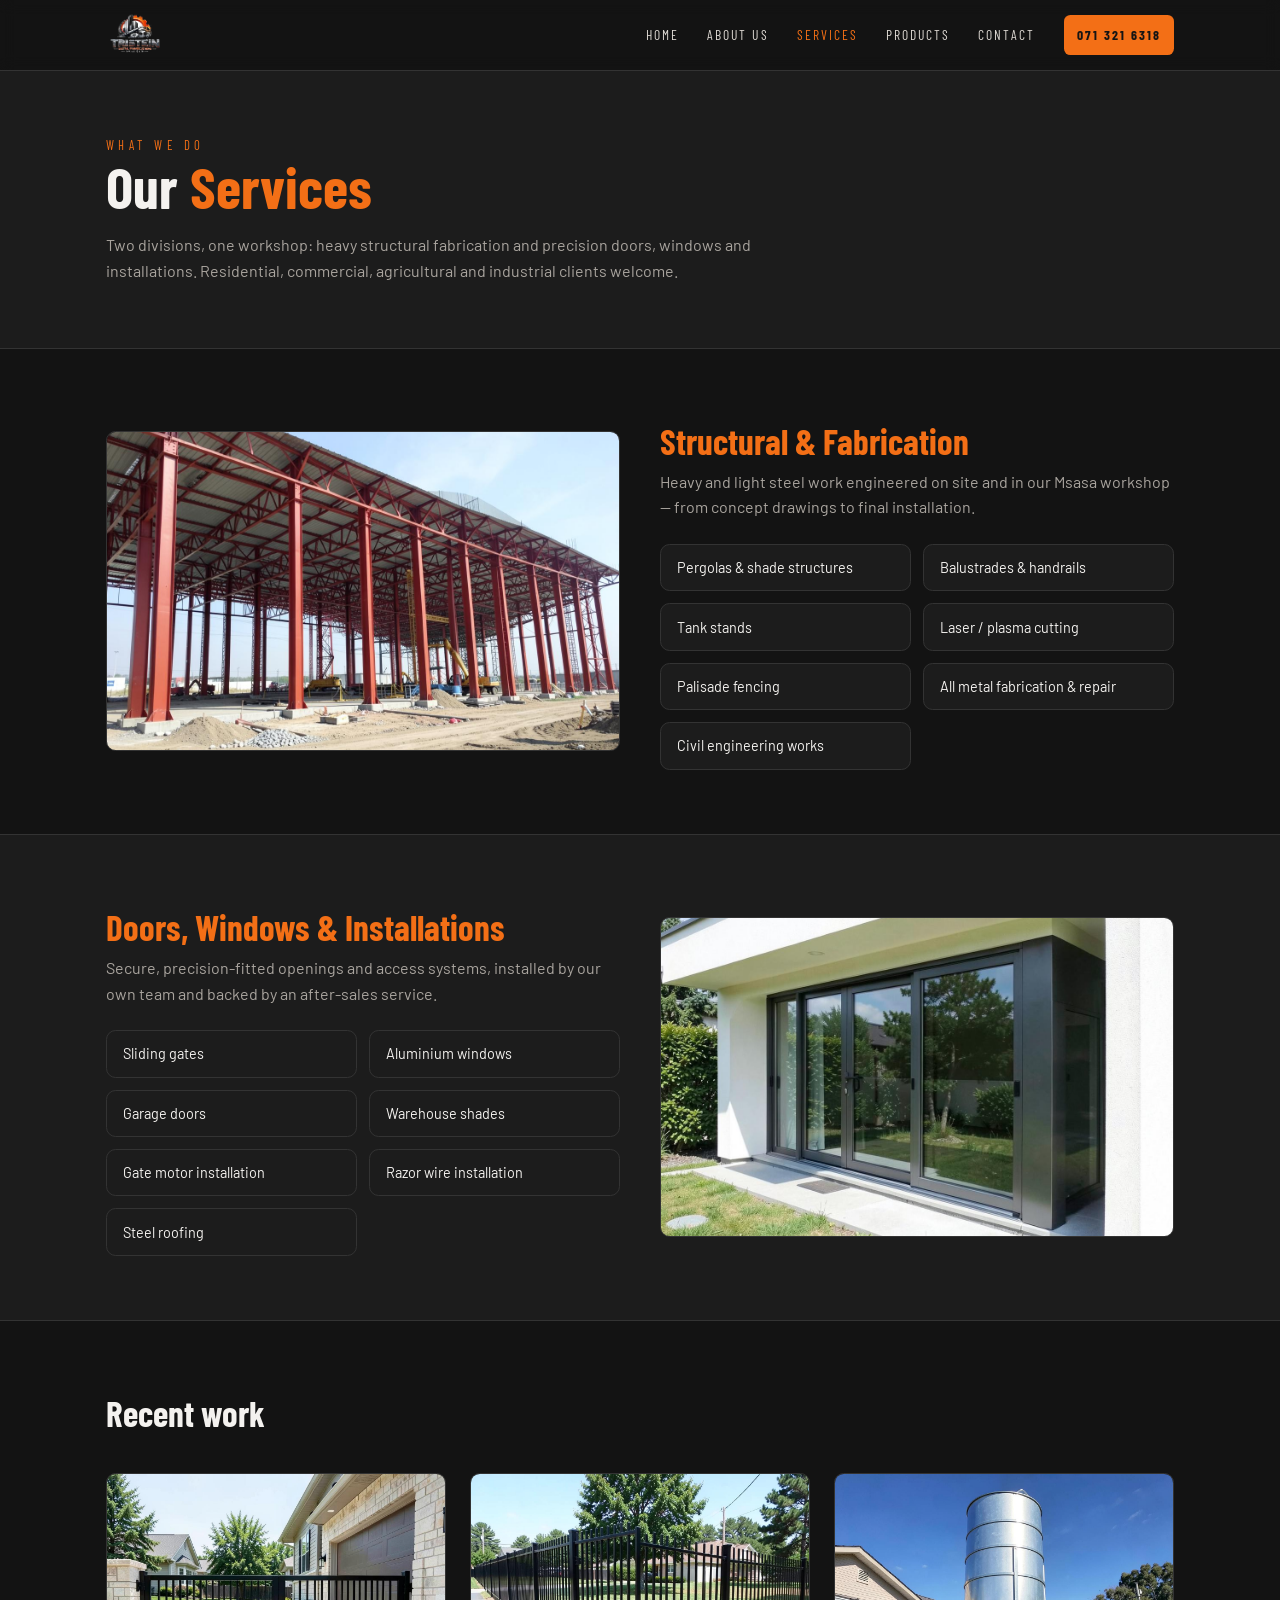
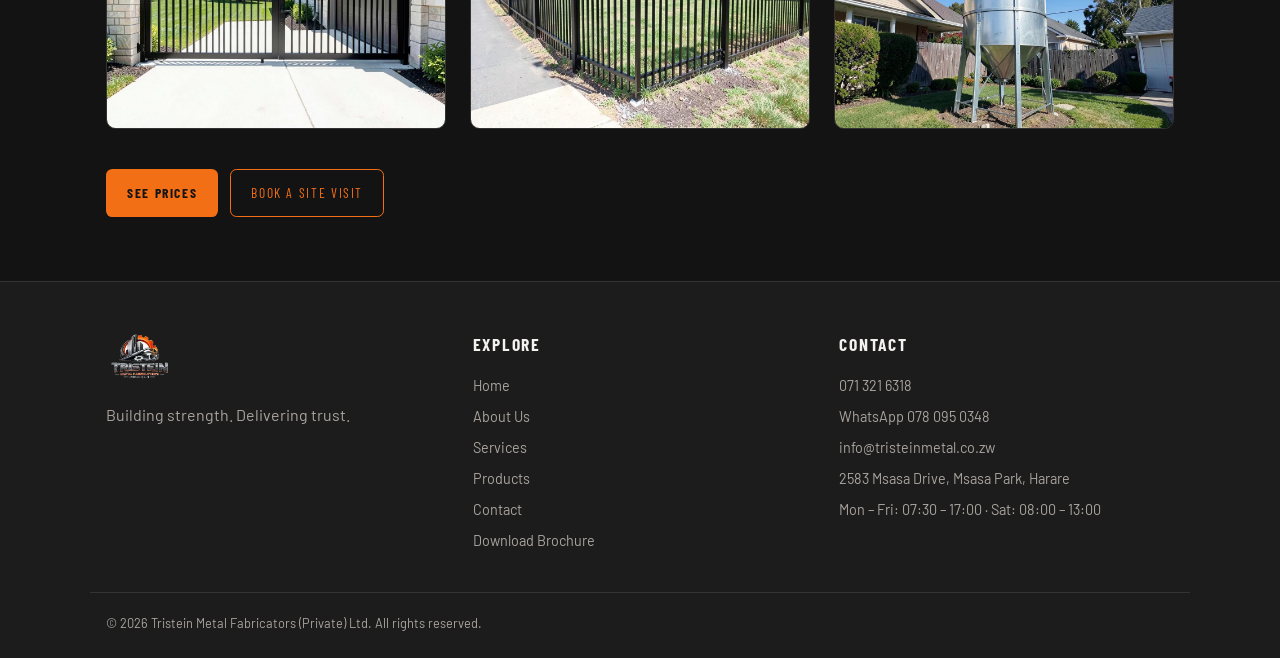
<file: services.html>
<!DOCTYPE html>
<html lang="en">
<head>
<meta charset="utf-8">
<meta name="viewport" content="width=device-width, initial-scale=1">
<title>Services | Structural Fabrication, Doors &amp; Windows</title>
<meta name="description" content="Pergolas, balustrades, tank stands, plasma cutting, palisade fencing, sliding gates, aluminium windows, garage doors and gate motors in Harare.">
<meta property="og:title" content="Services | Structural Fabrication, Doors &amp; Windows">
<meta property="og:description" content="Pergolas, balustrades, tank stands, plasma cutting, palisade fencing, sliding gates, aluminium windows, garage doors and gate motors in Harare.">
<meta property="og:type" content="website">
<meta name="twitter:card" content="summary_large_image">
<link rel="icon" href="images/favicon.png">
<link rel="preconnect" href="https://fonts.googleapis.com">
<link rel="preconnect" href="https://fonts.gstatic.com" crossorigin>
<link href="https://fonts.googleapis.com/css2?family=Barlow+Condensed:wght@600;700&family=Barlow:wght@400;500;600&display=swap" rel="stylesheet">
<link rel="stylesheet" href="styles.css">
</head>
<body>
<header class="site-header">
  <div class="wrap header-inner">
    <a class="brand" href="index.html"><img src="images/logo.png" alt="Tristein Metal Fabricators (Private) Ltd logo" width="270" height="210"></a>
    <nav class="desktop-nav"><a href="index.html" class="">Home</a><a href="about.html" class="">About Us</a><a href="services.html" class="active">Services</a><a href="products.html" class="">Products</a><a href="contact.html" class="">Contact</a><a class="btn btn-primary phone-btn" href="tel:0713216318">071 321 6318</a></nav>
    <button class="menu-btn" id="menuBtn" aria-label="Toggle menu" aria-expanded="false">☰</button>
  </div>
  <nav class="mobile-nav" id="mobileNav"><a href="index.html" class="">Home</a><a href="about.html" class="">About Us</a><a href="services.html" class="active">Services</a><a href="products.html" class="">Products</a><a href="contact.html" class="">Contact</a><a class="btn btn-primary" href="tel:0713216318">Call 071 321 6318</a></nav>
</header>
<main>

<section class="page-head"><div class="wrap">
  <p class="eyebrow">What we do</p>
  <h1>Our <span class="accent">Services</span></h1>
  <p class="lead">Two divisions, one workshop: heavy structural fabrication and precision doors, windows and installations. Residential, commercial, agricultural and industrial clients welcome.</p>
</div></section>

<section class="section "><div class="wrap split ">
  <img class="card cover-lg" src="images/structural.jpg" alt="Structural &amp; Fabrication" loading="lazy">
  <div>
    <h2 class="accent">Structural &amp; Fabrication</h2>
    <p class="muted">Heavy and light steel work engineered on site and in our Msasa workshop — from concept drawings to final installation.</p>
    <ul class="chips"><li class="card chip">Pergolas &amp; shade structures</li><li class="card chip">Balustrades &amp; handrails</li><li class="card chip">Tank stands</li><li class="card chip">Laser / plasma cutting</li><li class="card chip">Palisade fencing</li><li class="card chip">All metal fabrication &amp; repair</li><li class="card chip">Civil engineering works</li></ul>
  </div>
</div></section>
<section class="section alt"><div class="wrap split reverse">
  <img class="card cover-lg" src="images/windows.jpg" alt="Doors, Windows &amp; Installations" loading="lazy">
  <div>
    <h2 class="accent">Doors, Windows &amp; Installations</h2>
    <p class="muted">Secure, precision-fitted openings and access systems, installed by our own team and backed by an after-sales service.</p>
    <ul class="chips"><li class="card chip">Sliding gates</li><li class="card chip">Aluminium windows</li><li class="card chip">Garage doors</li><li class="card chip">Warehouse shades</li><li class="card chip">Gate motor installation</li><li class="card chip">Razor wire installation</li><li class="card chip">Steel roofing</li></ul>
  </div>
</div></section>
<section class="section"><div class="wrap">
  <h2 class="section-title">Recent work</h2>
  <div class="grid-3"><img class="card cover" src="images/gate.jpg" alt="Steel sliding gate installed at a home" loading="lazy"><img class="card cover" src="images/palisade.jpg" alt="Black palisade security fencing" loading="lazy"><img class="card cover" src="images/tankstand.jpg" alt="Galvanised water tank stand" loading="lazy"></div>
  <div class="btn-row" style="margin-top:2.5rem">
    <a class="btn btn-primary" href="products.html">See prices</a>
    <a class="btn btn-outline" href="contact.html">Book a site visit</a>
  </div>
</div></section>

</main>
<footer class="site-footer">
  <div class="wrap footer-grid">
    <div>
      <img src="images/logo.png" alt="Tristein Metal Fabricators (Private) Ltd logo" class="footer-logo" width="270" height="210">
      <p class="muted">Building strength. Delivering trust.</p>
    </div>
    <div>
      <h2>Explore</h2>
      <ul class="plain"><li><a href="index.html">Home</a></li><li><a href="about.html">About Us</a></li><li><a href="services.html">Services</a></li><li><a href="products.html">Products</a></li><li><a href="contact.html">Contact</a></li>
        <li><a href="tristein-metal-fabricators-brochure.pdf" download>Download Brochure</a></li>
      </ul>
    </div>
    <div>
      <h2>Contact</h2>
      <ul class="plain">
        <li><a href="tel:0713216318">071 321 6318</a></li>
        <li><a href="https://wa.me/263780950348">WhatsApp 078 095 0348</a></li>
        <li><a href="mailto:info@tristeinmetal.co.zw">info@tristeinmetal.co.zw</a></li>
        <li>2583 Msasa Drive, Msasa Park, Harare</li>
        <li>Mon – Fri: 07:30 – 17:00 · Sat: 08:00 – 13:00</li>
      </ul>
    </div>
  </div>
  <div class="wrap copyright">© <span id="year"></span> Tristein Metal Fabricators (Private) Ltd. All rights reserved.</div>
</footer>
<script src="script.js"></script>
</body>
</html>
</file>
<file: styles.css>
:root{
  --bg:#131313; --card:#1c1c1c; --border:#333; --fg:#f4f2ef; --muted:#a9a49e;
  --primary:#f36f16; --primary-fg:#141414;
}
*{box-sizing:border-box;margin:0;padding:0}
html{scroll-behavior:smooth}
body{background:var(--bg);color:var(--fg);font-family:"Barlow",system-ui,sans-serif;line-height:1.6}
img{max-width:100%;display:block}
a{color:inherit;text-decoration:none}
h1,h2,h3,.eyebrow,.btn,.filter,.step-num,.price,.tagline{font-family:"Barlow Condensed","Barlow",sans-serif;text-transform:none}
h1{font-size:clamp(2.2rem,5vw,3.6rem);line-height:1.05}
h2{font-size:clamp(1.6rem,3vw,2.2rem)}
h3{font-size:1.2rem}
.accent{color:var(--primary)}
.muted{color:var(--muted)}
.wrap{max-width:1100px;margin:0 auto;padding:0 1rem}
.section{padding:4rem 0}
.section.alt{background:var(--card);border-top:1px solid var(--border);border-bottom:1px solid var(--border)}
.section-title{margin-bottom:2rem}
.page-head{background:var(--card);border-bottom:1px solid var(--border);padding:4rem 0}
.eyebrow{color:var(--primary);text-transform:uppercase;letter-spacing:.35em;font-size:.8rem}
.eyebrow.small{letter-spacing:.25em;font-size:.7rem}
.lead{color:var(--muted);margin-top:1rem;max-width:42rem}
.card{background:var(--card);border:1px solid var(--border);border-radius:.6rem;overflow:hidden}
.pad{padding:1.4rem}
.btn{display:inline-flex;align-items:center;gap:.5rem;border-radius:.4rem;padding:.75rem 1.25rem;
  text-transform:uppercase;letter-spacing:.12em;font-size:.85rem;border:1px solid transparent;cursor:pointer;transition:.2s}
.btn-primary{background:var(--primary);color:var(--primary-fg);font-weight:700}
.btn-primary:hover{filter:brightness(1.1)}
.btn-outline{border-color:var(--primary);color:var(--primary)}
.btn-outline:hover{background:var(--primary);color:var(--primary-fg)}
.btn-ghost{border-color:var(--primary);color:var(--primary);padding:.5rem .8rem;font-size:.7rem}
.btn-ghost:hover{background:var(--primary);color:var(--primary-fg)}
.btn-row{display:flex;flex-wrap:wrap;gap:.75rem;margin-top:2rem}
/* header */
.site-header{position:sticky;top:0;z-index:50;background:rgba(19,19,19,.95);backdrop-filter:blur(8px);border-bottom:1px solid var(--border)}
.header-inner{display:flex;align-items:center;justify-content:space-between;gap:1rem;padding-top:.7rem;padding-bottom:.7rem}
.brand img{height:48px;width:auto}
.desktop-nav{display:none;align-items:center;gap:.25rem}
.desktop-nav a{padding:.5rem .75rem;font-size:.85rem;text-transform:uppercase;letter-spacing:.15em;color:#ded9d3;font-family:"Barlow Condensed",sans-serif}
.desktop-nav a:hover,.desktop-nav a.active{color:var(--primary)}
.desktop-nav .phone-btn{color:var(--primary-fg);margin-left:.75rem}
.menu-btn{background:none;border:1px solid var(--border);color:var(--fg);border-radius:.4rem;width:44px;height:44px;font-size:1.2rem;cursor:pointer}
.mobile-nav{display:none;flex-direction:column;background:var(--card);border-top:1px solid var(--border);padding:.5rem 1rem 1rem}
.mobile-nav.open{display:flex}
.mobile-nav a{padding:.8rem 0;border-bottom:1px solid var(--border);text-transform:uppercase;letter-spacing:.15em;font-size:.85rem;color:#ded9d3}
.mobile-nav .btn{justify-content:center;margin-top:1rem;border-bottom:none;color:var(--primary-fg)}
@media(min-width:1024px){.desktop-nav{display:flex}.menu-btn{display:none}.mobile-nav{display:none!important}}
/* hero */
.hero{position:relative;isolation:isolate;overflow:hidden}
.hero-bg{position:absolute;inset:0;width:100%;height:100%;object-fit:cover}
.hero-overlay{position:absolute;inset:0;background:linear-gradient(90deg,var(--bg) 10%,rgba(19,19,19,.92) 45%,rgba(19,19,19,.45))}
.hero-content{position:relative;padding-top:6rem;padding-bottom:6rem}
.hero-content h1{margin-top:1rem;max-width:38rem}
.tagline{margin-top:2.5rem;text-transform:uppercase;letter-spacing:.15em;font-size:1.15rem}
/* grids */
.grid-2{display:grid;gap:2rem}
.grid-3,.grid-4{display:grid;gap:1.5rem}
@media(min-width:640px){.grid-3,.grid-4{grid-template-columns:repeat(2,1fr)}}
@media(min-width:768px){.grid-2{grid-template-columns:repeat(2,1fr)}}
@media(min-width:1024px){.grid-3{grid-template-columns:repeat(3,1fr)}.grid-4{grid-template-columns:repeat(4,1fr)}}
.split{display:grid;gap:2.5rem;align-items:center}
@media(min-width:768px){.split{grid-template-columns:repeat(2,1fr)}.split.reverse img{order:2}}
.cover{height:16rem;object-fit:cover;width:100%}
.cover-lg{height:20rem;object-fit:cover;width:100%}
.card img{width:100%;height:14rem;object-fit:cover}
.dots{list-style:none;display:grid;gap:.5rem;margin-top:1rem;font-size:.9rem}
@media(min-width:640px){.dots{grid-template-columns:repeat(2,1fr)}}
.dots li::before{content:"";display:inline-block;width:.5rem;height:.5rem;border-radius:50%;background:var(--primary);margin-right:.5rem;vertical-align:middle}
.link-arrow{display:inline-block;margin-top:1.2rem;color:var(--primary);text-transform:uppercase;letter-spacing:.15em;font-size:.85rem}
.ticks{list-style:none;margin-top:1.5rem;display:grid;gap:.6rem;font-size:.95rem}
.ticks li::before{content:"✓";color:var(--primary);margin-right:.6rem;font-weight:700}
.steps{list-style:none;margin-top:1.5rem;display:grid;gap:1.2rem}
.steps li{display:flex;gap:1rem}
.step-num{display:grid;place-items:center;width:2.5rem;height:2.5rem;flex:none;border-radius:.4rem;background:var(--primary);color:var(--primary-fg);font-weight:700}
.chips{list-style:none;display:grid;gap:.75rem;margin-top:1.5rem}
@media(min-width:640px){.chips{grid-template-columns:repeat(2,1fr)}}
.chip{padding:.7rem 1rem;font-size:.9rem}
.cta{display:grid;gap:1.5rem;align-items:center}
@media(min-width:768px){.cta{grid-template-columns:1fr auto}}
/* products */
.filters{display:flex;flex-wrap:wrap;gap:.5rem;margin-bottom:2.5rem}
.filter{background:none;border:1px solid var(--border);color:var(--muted);border-radius:.4rem;padding:.55rem 1rem;
  text-transform:uppercase;letter-spacing:.15em;font-size:.8rem;cursor:pointer}
.filter:hover{color:var(--primary)}
.filter.active{background:var(--primary);border-color:var(--primary);color:var(--primary-fg)}
.product{display:flex;flex-direction:column}
.product-body{display:flex;flex-direction:column;flex:1}
.product h2{font-size:1.25rem;margin-top:.4rem}
.grow{flex:1;margin-top:.5rem;font-size:.9rem}
.price-row{display:flex;justify-content:space-between;align-items:flex-end;gap:1rem;border-top:1px solid var(--border);margin-top:1rem;padding-top:1rem}
.price{color:var(--primary);font-size:1.6rem}
.unit{color:var(--muted);font-size:.75rem}
/* contact */
.contact-grid{display:grid;gap:2.5rem}
@media(min-width:1024px){.contact-grid{grid-template-columns:1fr 340px}}
.form-grid{display:grid;gap:1rem;margin-top:1.5rem}
@media(min-width:640px){.form-grid{grid-template-columns:repeat(2,1fr)}.form-grid .full{grid-column:1/-1}}
label{font-size:.85rem;color:var(--muted);text-transform:uppercase;letter-spacing:.1em;display:block}
input,select,textarea{width:100%;margin-top:.5rem;background:var(--bg);border:1px solid var(--border);border-radius:.4rem;
  padding:.7rem .8rem;color:var(--fg);font-family:inherit;font-size:1rem;text-transform:none;letter-spacing:normal}
input:focus,select:focus,textarea:focus{outline:none;border-color:var(--primary)}
#quoteForm .btn{margin-top:1.5rem}
.form-note{color:var(--primary);margin-top:1rem}
.info-col{display:grid;gap:1rem;align-content:start}
.info a:hover{color:var(--primary)}
.info p:not(.eyebrow){word-break:break-word}
/* footer */
.site-footer{background:var(--card);border-top:1px solid var(--border);padding:3rem 0 1.5rem;margin-top:0}
.footer-grid{display:grid;gap:2rem}
@media(min-width:768px){.footer-grid{grid-template-columns:repeat(3,1fr)}}
.footer-logo{height:56px;width:auto;margin-bottom:1rem}
.site-footer h2{font-size:1.1rem;text-transform:uppercase;letter-spacing:.1em}
.plain{list-style:none;margin-top:1rem;display:grid;gap:.5rem;font-size:.9rem;color:var(--muted)}
.plain a:hover{color:var(--primary)}
.copyright{border-top:1px solid var(--border);margin-top:2.5rem;padding-top:1.25rem;color:var(--muted);font-size:.8rem}
</file>
